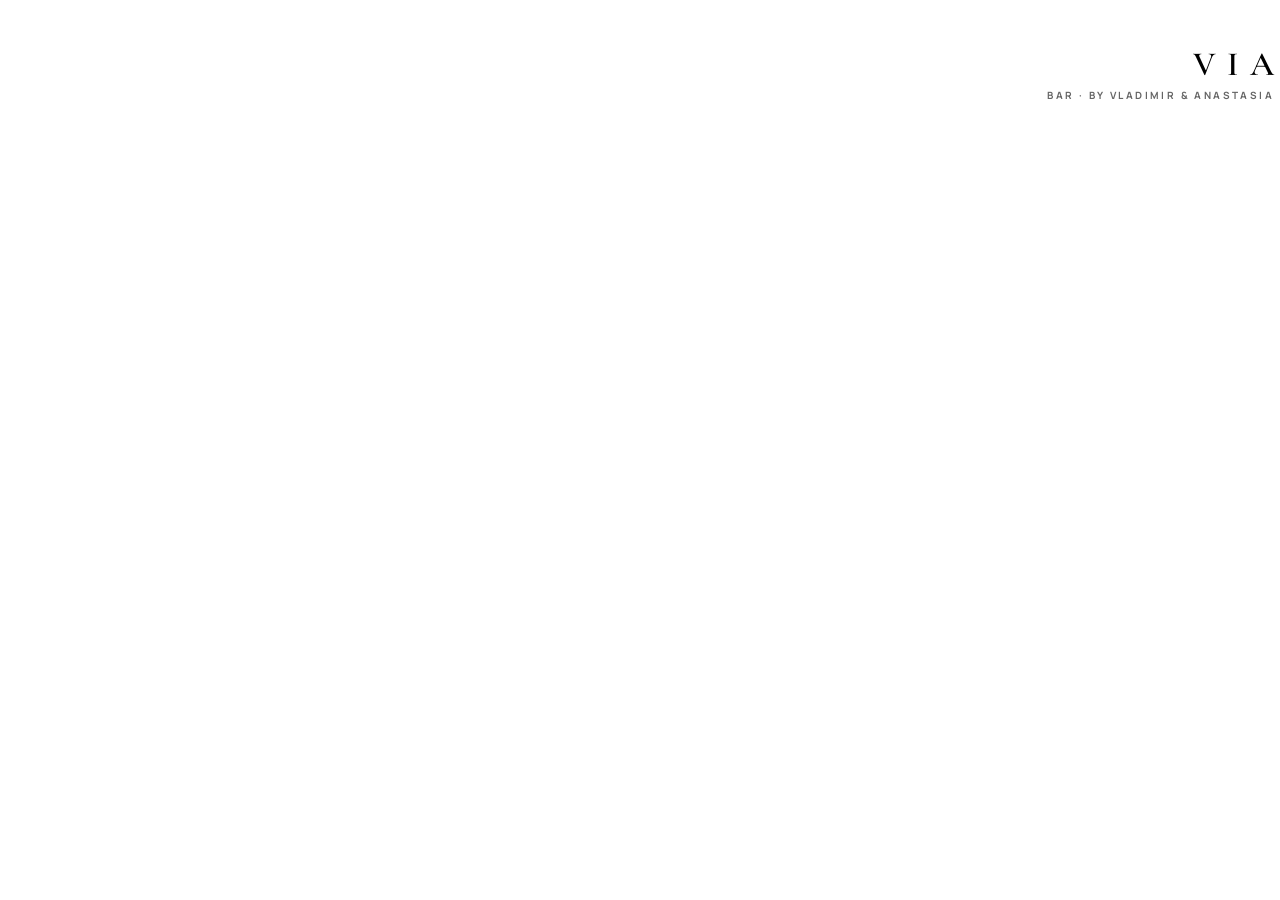
<file: design/redesign-v4/board.html>
<!doctype html><html lang="ru"><head><meta charset="utf-8"><title>VIA — доска</title>
<link rel="stylesheet" href="fonts/cormorant-garamond/600.css">
<link rel="stylesheet" href="fonts/cormorant-garamond/500-italic.css">
<link rel="stylesheet" href="fonts/manrope/500.css">
<link rel="stylesheet" href="fonts/manrope/700.css">
<style>
*{margin:0;padding:0;box-sizing:border-box}
body{width:1318px;padding:48px 44px 44px;font-family:Manrope,sans-serif}
body.l{background:radial-gradient(90% 30% at 50% 0%,#FFFBF5,#F3EADF 70%);color:#2A0E16}
body.d{background:radial-gradient(90% 30% at 50% 0%,#4A1424,#16070C 70%);color:#F6ECDF}
.top{display:flex;align-items:flex-end;justify-content:space-between;gap:30px}
h1{font:600 64px/1 "Cormorant Garamond"}
body.l h1 em{color:#6E1A2B}body.d h1 em{color:#E3C380}
h1 em{font-style:italic;font-weight:500}
.sub{font:500 18px/1.5 Manrope;margin-top:12px;max-width:820px;opacity:.78}
.wm{text-align:right}.wm b{display:block;font:600 34px/1 "Cormorant Garamond";letter-spacing:.32em;margin-right:-.32em}
body.l .wm b{color:#6E1A2B}body.d .wm b{color:#E3C380}
.wm span{display:block;margin-top:8px;font:700 10px/1 Manrope;letter-spacing:.24em;text-transform:uppercase;opacity:.6}
.grid{display:grid;grid-template-columns:repeat(3,390px);gap:44px 30px;margin-top:40px}
figure img{width:390px;height:844px;display:block;border-radius:34px}
body.l figure img{box-shadow:0 0 0 1px rgba(94,26,40,.12),0 30px 60px rgba(84,24,38,.16)}
body.d figure img{box-shadow:0 0 0 1px rgba(227,195,128,.22),0 30px 60px rgba(0,0,0,.55)}
figcaption{margin-top:16px}
figcaption b{display:block;font:600 25px/1.1 "Cormorant Garamond"}
figcaption span{display:block;margin-top:6px;font:500 14.5px/1.5 Manrope;opacity:.72}
</style></head><body>
<div class="top"><div><h1 id="t"></h1><p class="sub" id="s"></p></div><div class="wm"><b>VIA</b><span>bar · by Vladimir &amp; Anastasia</span></div></div>
<div class="grid" id="g"></div>
<script>
const G=[["g-menu","Меню","Приветствие по имени, поиск, вкладки крепости с золотой чертой, коктейли по два в ряд. «В заказ» под каждым; в заказе — счётчик. Полоса заказа над вкладками."],
 ["g-card","Карточка коктейля","Фото во весь верх, шторка цвета страницы: крепость точками, цена, описание, состав чипами. Внизу количество и «Добавить»."],
 ["g-order","Заказ","Позиции со счётчиками, итог, «Отправить заказ». Текущий заказ — вертикальный маршрут «Заказан → Принят → Выдан», прошлые — строками со статусом."],
 ["g-auth","Вход и регистрация","Появляется при первой отправке заказа: «Войти» или «Зарегистрироваться», имя, телефон, PIN — и заказ уходит сразу."],
 ["g-profile","Карта гостя","Бордовая карта с золотой гильоширной сеткой: имя, коктейли и сумма за визит, любимый коктейль. Повтор последнего заказа, история, оценки, выход."],
 ["style","Логотип, палитра, шрифты","Логотип без чёрного круга — линии в цвет темы: бордо днём, золото вечером. Cormorant Garamond для названий, Manrope для текста и кнопок."]];
const B=[["b-orders","Заказы","Карточка на каждого гостя: номер, время, телефон, маршрут, состав. «Принять» и «Отклонить» рядом, у принятых — «Выдать». Вкладки «Гости / Стойка»."],
 ["b-recipes","Рецепты","Книга бара с поиском и вкладками крепости. Цена в строке названия, «Не хватает…» прямо в строке. Заказ за стойкой — плашка над вкладками."],
 ["b-stock","Склад","«Пора докупить» со статусами «Мало / Нет». «В шкафу» — остаток, число бутылок, средняя цена и полоска уровня."],
 ["b-shop","Закупки","Период, сумма за период, покупки по дням: бренд, магазин, цена и цена за мл или грамм."],
 ["b-shift","Статистика и смена","Текущая смена: заказы, коктейли, выручка и «Закрыть смену». Ниже все смены. Прошлые смены на макете — пример."],
 ["b-more","Ещё","Разделы бара и гостей, уведомления с переключателем, безопасность: смена кода, выход здесь или везде."]];
const P={gl:["Гость · <em>день</em>","Светлая тема — слоновая кость, бордо и золото. Фото коктейлей — снимки в бордовом баре, чёткие карточки со скруглёнными углами.",G,"l"],
 gd:["Гость · <em>вечер</em>","Та же разметка в тёмной теме: глубокое бордо, золотые кнопки, те же карточки фото. Тема переключается сама — по настройке телефона.",G,"d"],
 bd:["Бармен · <em>вечер</em>","Панель бармена в вечерней теме: компоновка строже, крупные кнопки действий, статусы цветом.",B,"d"],
 bl:["Бармен · <em>день</em>","Панель бармена в дневной теме — для закупок и учёта при свете.",B,"l"]};
const k=new URLSearchParams(location.search).get("b"),[t,s,list,th]=P[k];
document.body.className=th;document.getElementById("t").innerHTML=t;document.getElementById("s").textContent=s;
document.getElementById("g").innerHTML=list.map(([id,h,d])=>`<figure><img src="shots/${id}-${th}.png"><figcaption><b>${h}</b><span>${d}</span></figcaption></figure>`).join("");
</script></body></html>
</file>
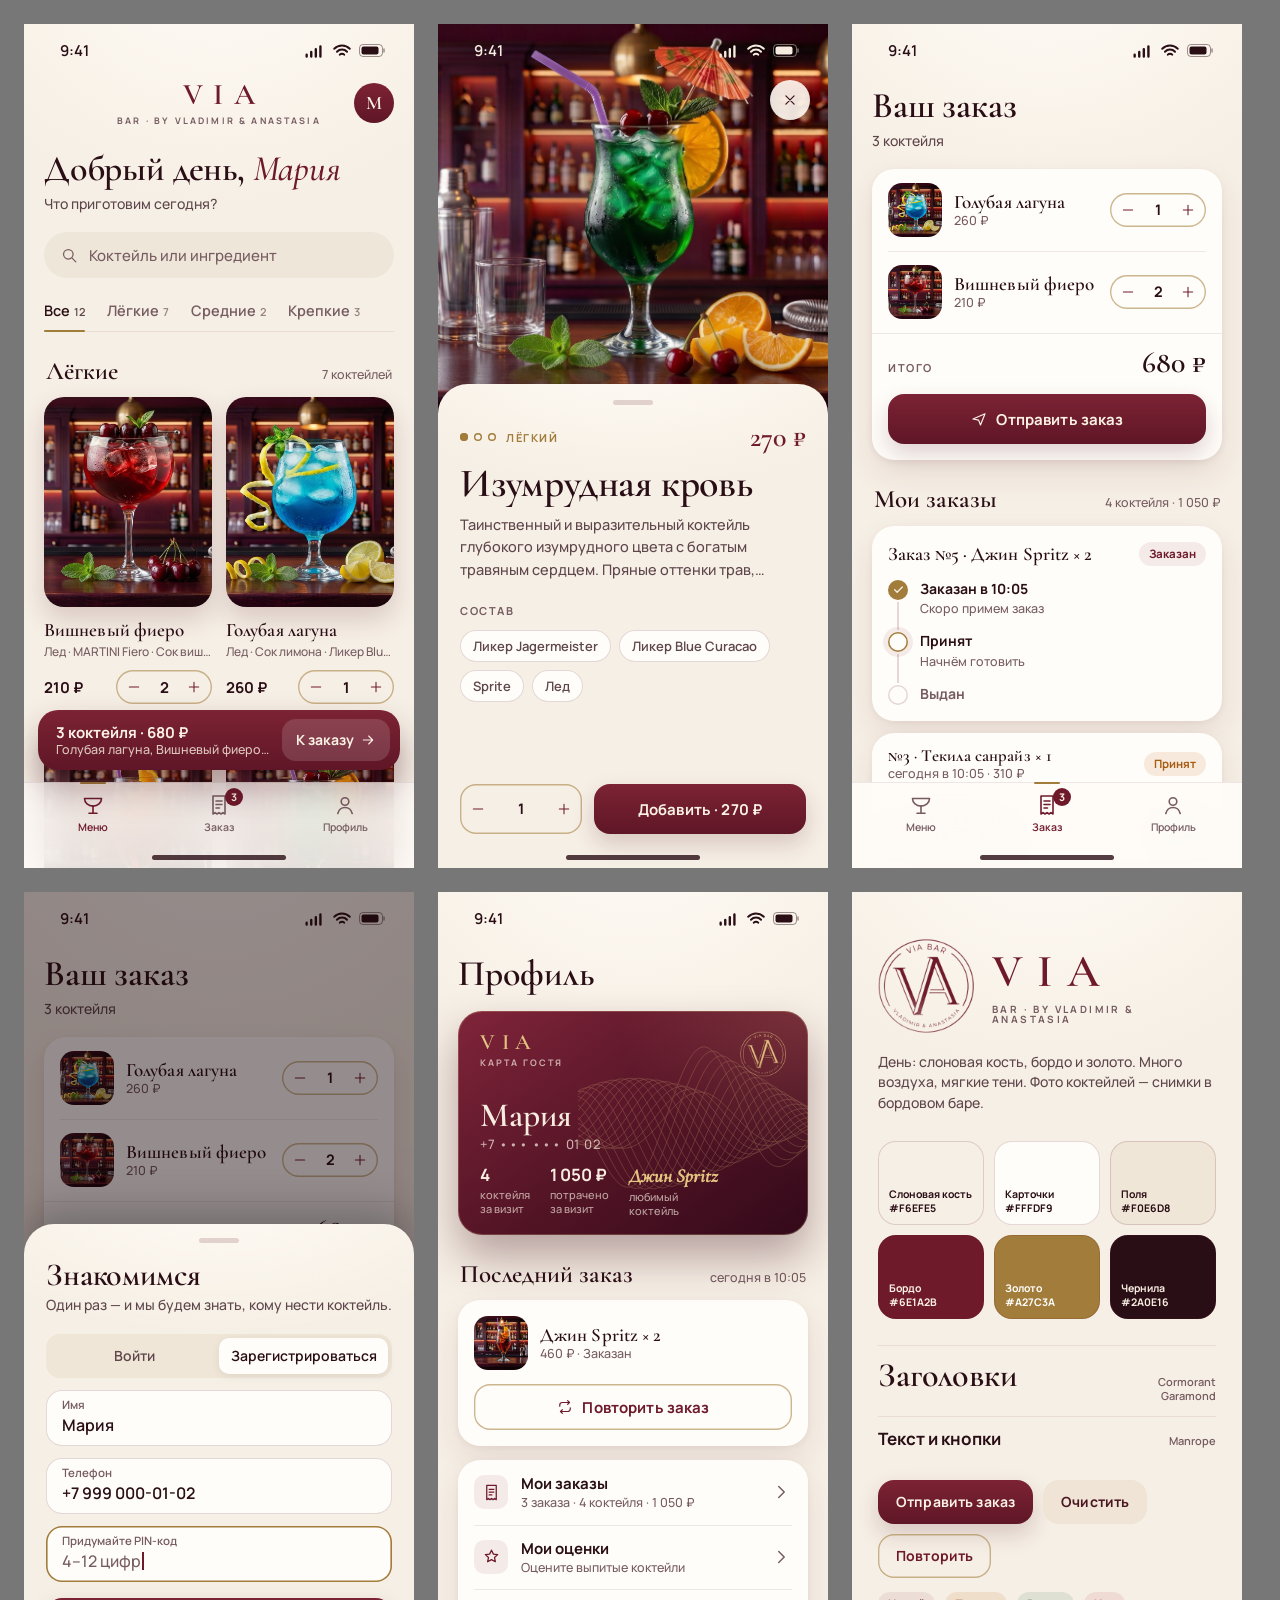
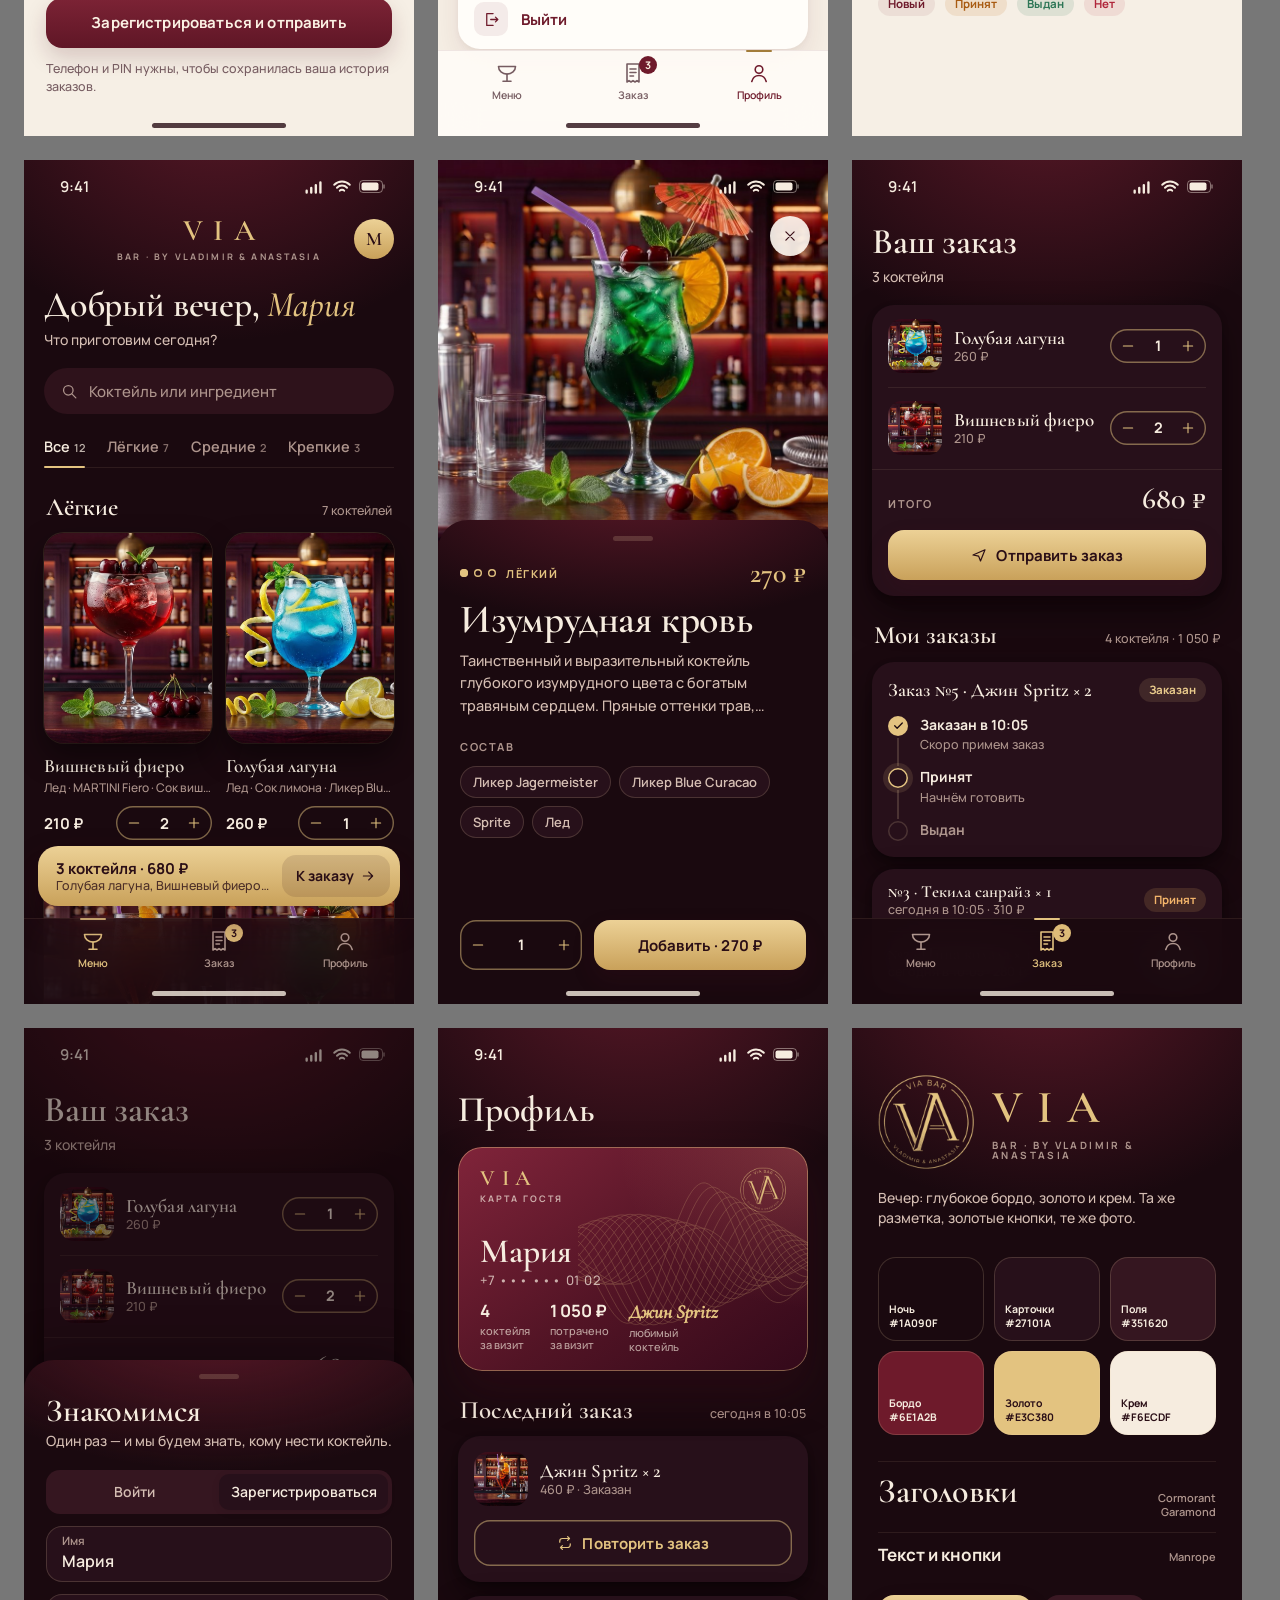
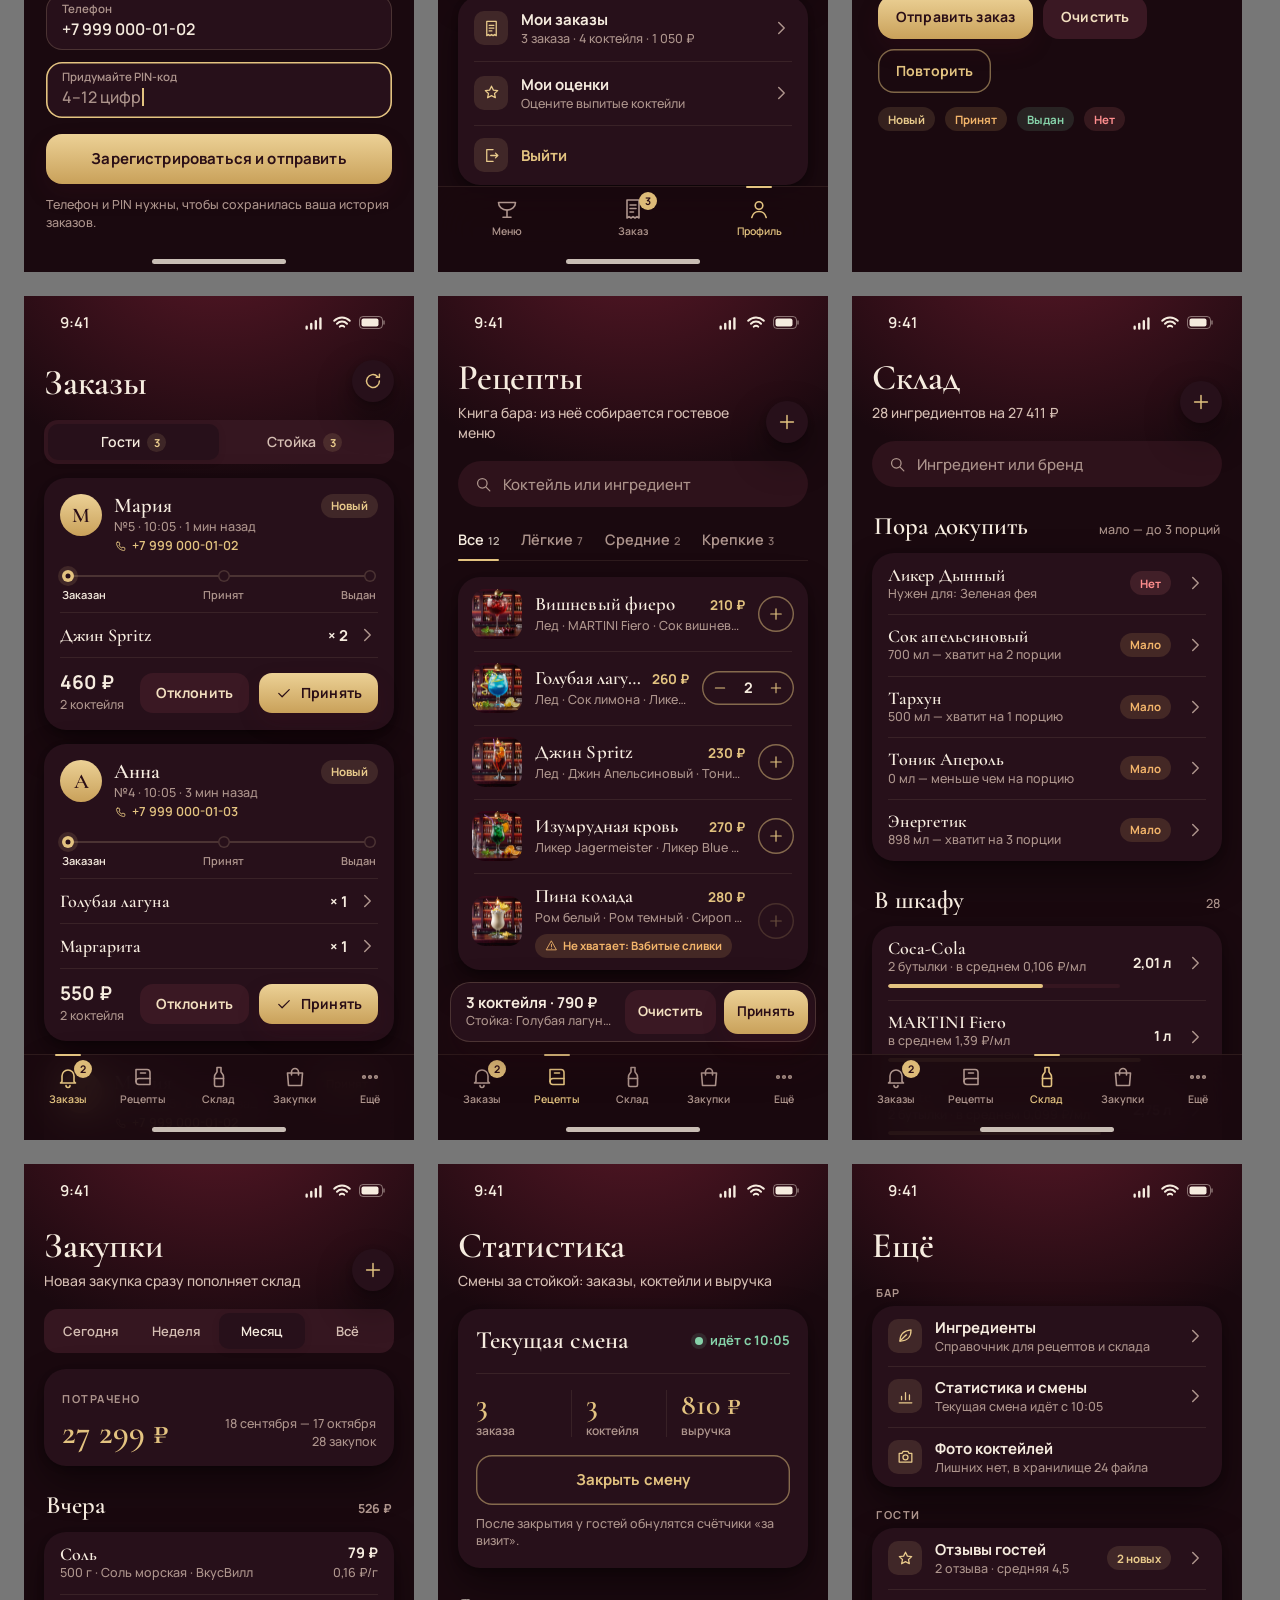
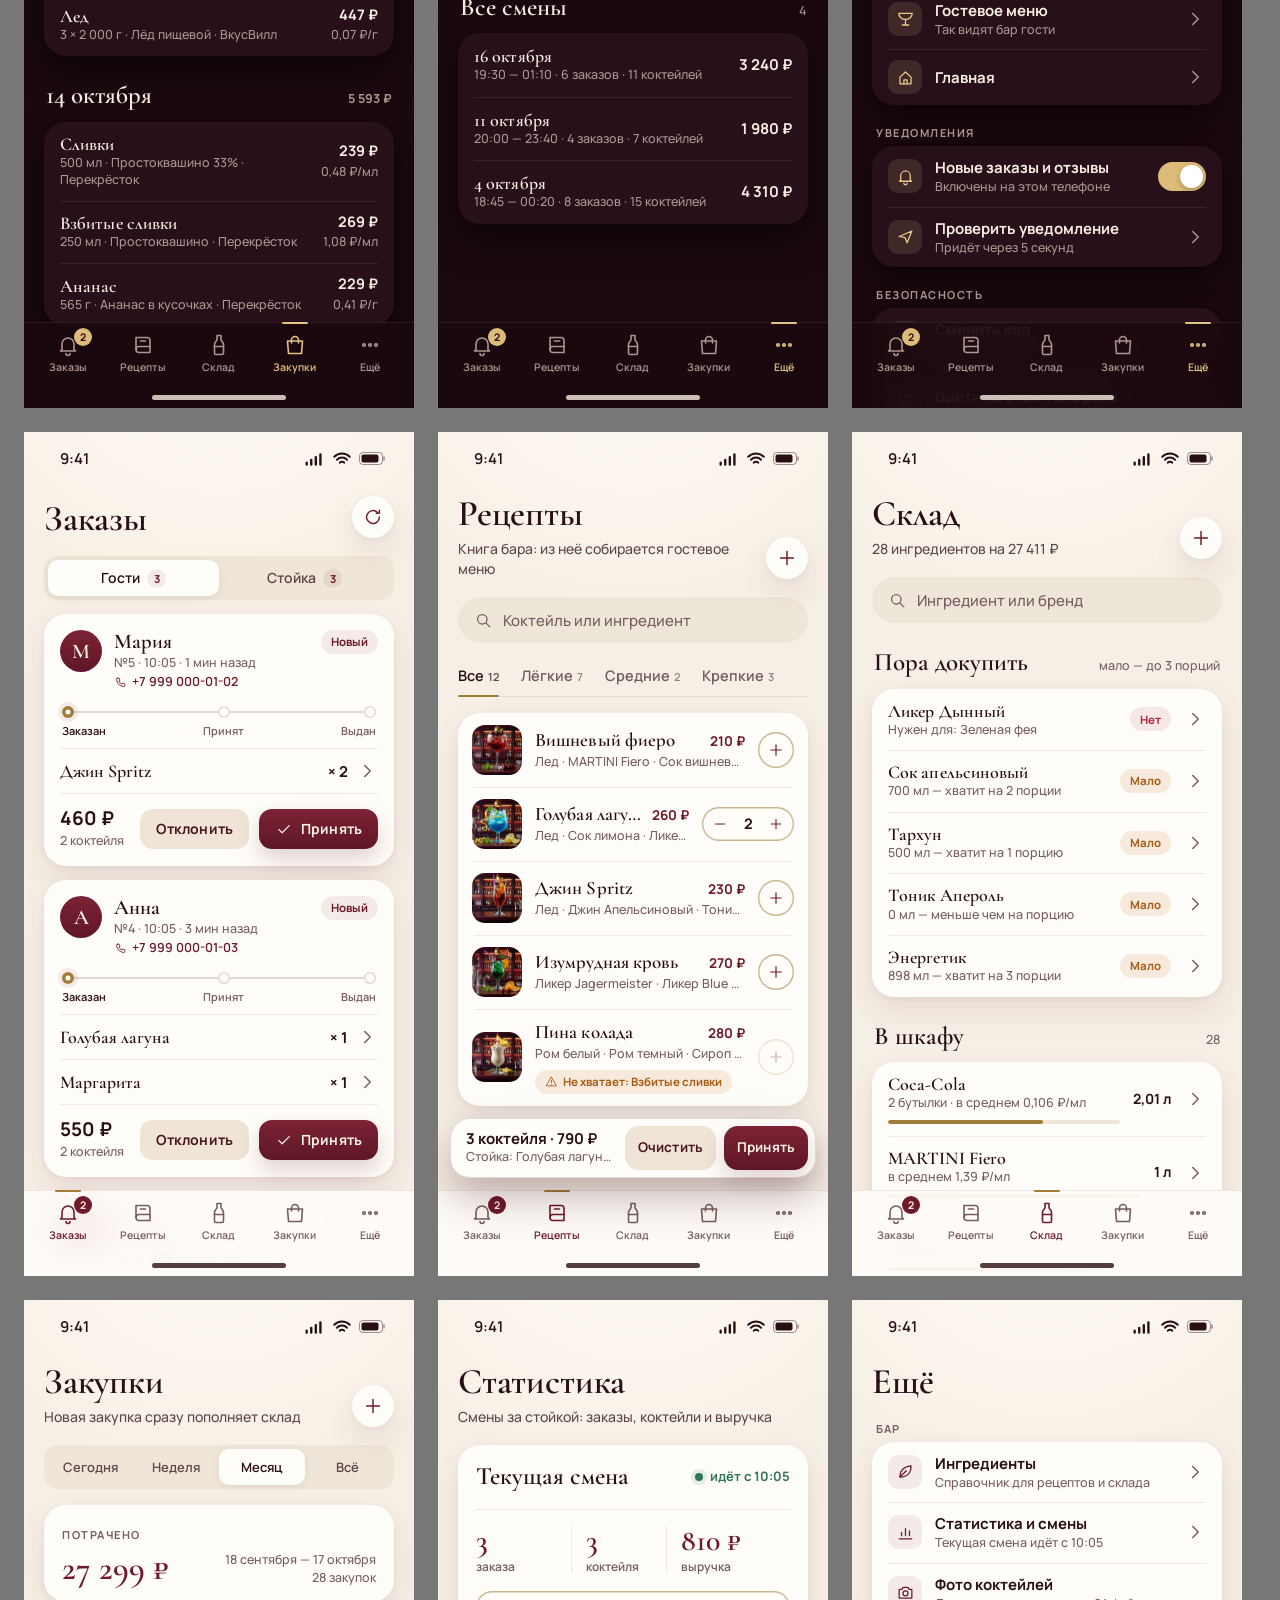
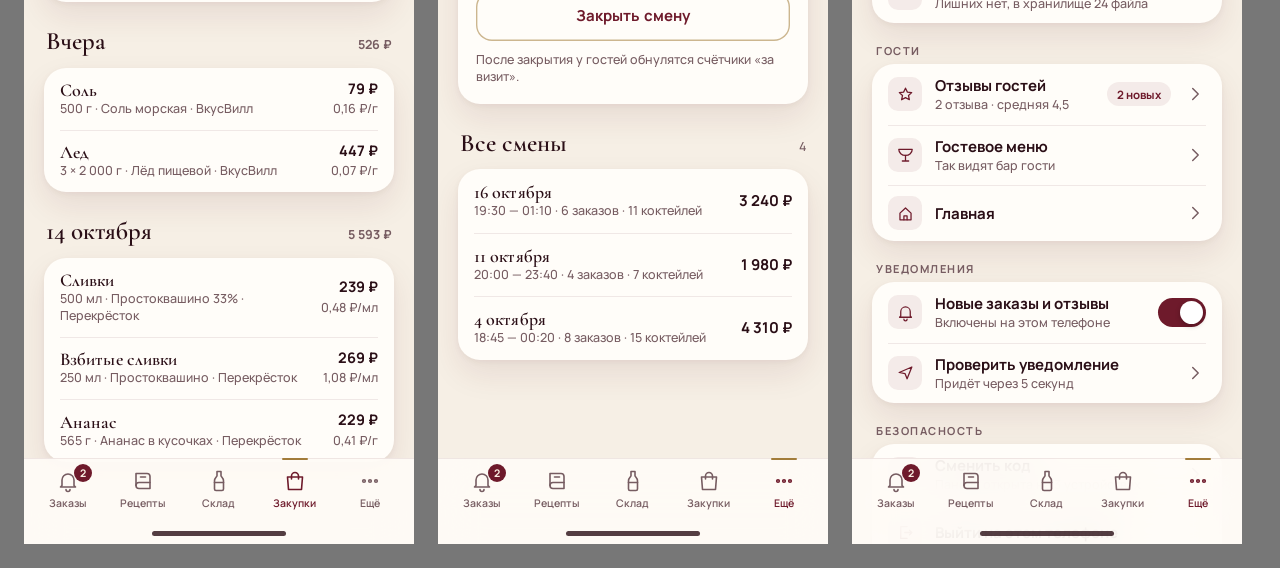
<file: design/redesign-v4/page.html>
<!doctype html>
<html lang="ru">
<head>
<meta charset="utf-8">
<title>VIA — слоновая кость и бордо</title>
<link rel="stylesheet" href="fonts/cormorant-garamond/500.css">
<link rel="stylesheet" href="fonts/cormorant-garamond/600.css">
<link rel="stylesheet" href="fonts/cormorant-garamond/500-italic.css">
<link rel="stylesheet" href="fonts/manrope/400.css">
<link rel="stylesheet" href="fonts/manrope/500.css">
<link rel="stylesheet" href="fonts/manrope/600.css">
<link rel="stylesheet" href="fonts/manrope/700.css">
<style>
/* «Слоновая кость и бордо»: лёгкий премиальный бар. Одна разметка — две темы:
   день (слоновая кость, бордо, золото) и вечер (бордо, золото, крем). */
.t-light{
  --bg:#F6EFE5;--paint:radial-gradient(120% 46% at 50% -8%,#FFFBF5 0,rgba(255,251,245,0) 64%);
  --surface:#FFFDF9;--surface-2:#F0E6D8;--surface-3:#E5D6C3;
  --line:rgba(94,26,40,.09);--line-2:rgba(94,26,40,.17);
  --ink:#2A0E16;--ink-2:#5E464B;--ink-3:#765C61;
  --accent:#6E1A2B;--gold:#A27C3A;--gold-line:rgba(162,124,58,.55);
  --btn:linear-gradient(180deg,#7C2335,#5F1626);--btn-ink:#FBF2E4;--btn-solid:#6E1A2B;
  --btn2:#EFE4D5;--btn2-ink:#4A1622;
  --tint:rgba(110,26,43,.08);--tint-ink:#6E1A2B;
  --ok:#2E7656;--ok-tint:rgba(46,118,86,.12);--warn:#A85B12;--warn-tint:rgba(190,110,30,.13);--danger:#B0263A;--danger-tint:rgba(176,38,58,.1);
  --shadow:0 14px 32px rgba(84,24,38,.09),0 2px 6px rgba(84,24,38,.05);
  --photo-shadow:0 12px 26px rgba(84,24,38,.16);
  --bar:rgba(255,252,247,.88);--field:#EFE6DA;
  --card-glow:rgba(110,26,43,.0);
  color-scheme:light;
}
.t-dark{
  --bg:#1A090F;--paint:radial-gradient(120% 46% at 50% -8%,rgba(128,33,54,.62) 0,rgba(128,33,54,0) 64%);
  --surface:#27101A;--surface-2:#351620;--surface-3:#45202B;
  --line:rgba(236,210,165,.09);--line-2:rgba(236,210,165,.18);
  --ink:#F6ECDF;--ink-2:#D5BEB3;--ink-3:#AE958D;
  --accent:#E3C380;--gold:#E3C380;--gold-line:rgba(227,195,128,.5);
  --btn:linear-gradient(180deg,#ECD196,#C9A15A);--btn-ink:#2A0E16;--btn-solid:#DDBB78;
  --btn2:#3A1823;--btn2-ink:#F2DFC0;
  --tint:rgba(227,195,128,.13);--tint-ink:#E9CB8C;
  --ok:#86D2A9;--ok-tint:rgba(134,210,169,.13);--warn:#F2B46A;--warn-tint:rgba(242,180,106,.14);--danger:#FF8E8E;--danger-tint:rgba(255,142,142,.12);
  --shadow:0 16px 36px rgba(0,0,0,.42),0 2px 6px rgba(0,0,0,.25);
  --photo-shadow:none;
  --bar:rgba(26,9,15,.86);--field:#2E121B;
  color-scheme:dark;
}
*{box-sizing:border-box;margin:0;padding:0}
body{background:#777;padding:24px;display:flex;flex-wrap:wrap;gap:24px;font-family:Manrope,sans-serif}
.screen{position:relative;width:390px;height:844px;overflow:hidden;flex:none;background:var(--paint),var(--bg);color:var(--ink);font:500 15px/1.4 Manrope,sans-serif;font-variant-numeric:lining-nums tabular-nums;-webkit-font-smoothing:antialiased}
.screen ::selection{background:var(--accent);color:var(--bg)}
.scroll{position:absolute;inset:0;padding:0 20px}
svg.i{width:22px;height:22px;fill:none;stroke:currentColor;stroke-width:1.6;stroke-linecap:round;stroke-linejoin:round;flex:none}

/* Статус-бар, полоса «домой» */
.sb{position:absolute;top:0;left:0;right:0;height:47px;display:flex;align-items:center;justify-content:space-between;padding:6px 28px 0 36px;font:600 15px/1 Manrope;color:var(--ink);z-index:40}
.sb .r{display:flex;gap:6px;align-items:center}
.home{position:absolute;bottom:8px;left:50%;width:134px;height:5px;margin-left:-67px;border-radius:3px;background:var(--ink);opacity:.8;z-index:60}

/* Типографика */
.serif{font-family:"Cormorant Garamond",serif}
.h1{font:600 36px/1.02 "Cormorant Garamond",serif;letter-spacing:-.005em}
.h2{font:600 25px/1.1 "Cormorant Garamond",serif}
.nm{font:600 19px/1.12 "Cormorant Garamond",serif;letter-spacing:.005em}
.sub{font:500 14px/1.45 Manrope;color:var(--ink-2)}
.sm{font:500 12.5px/1.4 Manrope;color:var(--ink-3)}
.lbl{font:700 11px/1 Manrope;letter-spacing:.14em;text-transform:uppercase;color:var(--ink-3)}
.num{font-weight:700}
.acc{color:var(--accent)}

/* Шапка страницы */
.head{display:flex;align-items:flex-end;justify-content:space-between;padding-top:64px;gap:12px}
.head .sub{margin-top:6px}
.rbtn{width:42px;height:42px;border-radius:50%;display:grid;place-items:center;background:var(--surface);box-shadow:var(--shadow);color:var(--accent);flex:none}

/* Поиск, вкладки, переключатель */
.search{display:flex;align-items:center;gap:10px;height:46px;border-radius:23px;background:var(--field);padding:0 16px;color:var(--ink-3);font:500 15px/1 Manrope;margin-top:18px}
.search svg{width:19px;height:19px}
.tabs{display:flex;gap:22px;margin-top:16px;border-bottom:1px solid var(--line);white-space:nowrap}
.tabs span{position:relative;padding:10px 0 12px;font:600 14.5px/1 Manrope;color:var(--ink-3)}
.tabs span small{font:600 11px/1 Manrope;margin-left:4px;opacity:.75}
.tabs span.on{color:var(--ink)}
.tabs span.on::after{content:"";position:absolute;left:0;right:0;bottom:-1px;height:2px;border-radius:2px;background:var(--gold)}
.seg{display:flex;padding:4px;border-radius:14px;background:var(--surface-2);margin-top:18px}
.seg span{flex:1;height:36px;border-radius:10px;display:flex;align-items:center;justify-content:center;gap:7px;font:600 14px/1 Manrope;color:var(--ink-2)}
.seg span.on{background:var(--surface);color:var(--ink);box-shadow:0 2px 8px rgba(0,0,0,.08)}
.seg span i{font:700 11px/19px Manrope;font-style:normal;min-width:19px;height:19px;border-radius:10px;padding:0 5px;background:var(--tint);color:var(--tint-ink);text-align:center}

/* Карточки и списки */
/* flow-root: внутренние отступы детей остаются внутри карточки, а не «вытекают» наружу */
.card{display:flow-root;background:var(--surface);border-radius:22px;box-shadow:var(--shadow)}
.sec{display:flex;align-items:baseline;justify-content:space-between;margin:26px 2px 12px}
.rows>.row{display:flex;align-items:center;gap:13px;padding:13px 16px;position:relative}
.rows>.row+.row::before{content:"";position:absolute;top:0;left:16px;right:16px;height:1px;background:var(--line)}
.rows>.row .body{flex:1;min-width:0}
.chev{width:17px;height:17px;color:var(--ink-3)}
.ico{width:34px;height:34px;border-radius:10px;display:grid;place-items:center;background:var(--tint);color:var(--tint-ink);flex:none}
.ico svg{width:19px;height:19px}

/* Кнопки, статусы, счётчик */
.btn{height:50px;border-radius:16px;display:flex;align-items:center;justify-content:center;gap:8px;font:700 15px/1 Manrope;letter-spacing:.01em;background:var(--btn);color:var(--btn-ink);box-shadow:0 10px 22px rgba(80,18,34,.18)}
.btn svg{width:18px;height:18px}
.btn.s{height:40px;border-radius:13px;font-size:14px;padding:0 16px}
.btn-2{background:var(--btn2);color:var(--btn2-ink);box-shadow:none}
.btn-o{background:transparent;color:var(--accent);box-shadow:inset 0 0 0 1.4px var(--gold-line)}
.pill{display:inline-flex;align-items:center;gap:5px;height:24px;padding:0 10px;border-radius:12px;font:700 11.5px/1 Manrope;white-space:nowrap}
.p-new{background:var(--tint);color:var(--tint-ink)}
.p-ok{background:var(--ok-tint);color:var(--ok)}
.p-warn{background:var(--warn-tint);color:var(--warn)}
.p-out{background:var(--danger-tint);color:var(--danger)}
.stp{display:inline-flex;align-items:center;justify-content:space-between;height:34px;width:96px;border-radius:17px;box-shadow:inset 0 0 0 1.4px var(--gold-line);color:var(--accent);padding:0 4px;font:700 14.5px/1 Manrope}
.stp b{color:var(--ink);font-weight:700}
.stp svg{width:16px;height:16px;margin:0 6px}

/* Нижняя панель и полоса заказа */
.tabbar{position:absolute;left:0;right:0;bottom:0;height:86px;background:var(--bar);-webkit-backdrop-filter:blur(20px);backdrop-filter:blur(20px);box-shadow:inset 0 1px 0 var(--line);display:flex;padding:0 6px;z-index:30}
.tabbar .t{position:relative;flex:1;display:flex;flex-direction:column;align-items:center;gap:5px;padding-top:11px;font:600 10.5px/1 Manrope;color:var(--ink-3)}
.tabbar .t.on{color:var(--accent)}
.tabbar .t.on::before{content:"";position:absolute;top:0;width:26px;height:2px;border-radius:2px;background:var(--gold)}
.tabbar .t svg{width:24px;height:24px}
.badge{position:absolute;top:6px;left:50%;margin-left:6px;min-width:18px;height:18px;border-radius:9px;padding:0 5px;background:var(--btn-solid);color:var(--btn-ink);font:700 10.5px/18px Manrope;text-align:center}
.cartbar{position:absolute;left:14px;right:14px;bottom:98px;height:60px;border-radius:20px;background:var(--btn);color:var(--btn-ink);display:flex;align-items:center;gap:12px;padding:0 10px 0 18px;box-shadow:0 18px 34px rgba(60,12,24,.32);z-index:31}
.cartbar .q{font:700 15px/1.2 Manrope}
.cartbar .q{flex:1;min-width:0}
.cartbar .q small{display:block;font:500 12.5px/1.2 Manrope;opacity:.8;white-space:nowrap;overflow:hidden;text-overflow:ellipsis}
.cartbar .go{flex:none;white-space:nowrap;margin-left:auto;height:42px;border-radius:14px;padding:0 14px;display:flex;align-items:center;gap:6px;font:700 14px/1 Manrope;background:rgba(255,255,255,.14)}
.t-dark .cartbar .go{background:rgba(42,14,22,.12)}
.cartbar .go svg{width:16px;height:16px}

/* Фото */
/* Фото коктейля — снимок в бордовом баре; в обеих темах чёткая карточка со скруглёнными углами. */
.ph{position:relative;border-radius:20px;overflow:hidden}
.ph img{width:100%;height:100%;object-fit:cover;display:block}
.t-light .ph{box-shadow:0 12px 26px rgba(84,24,38,.18)}
.t-dark .ph{box-shadow:0 14px 30px rgba(0,0,0,.45),0 0 0 1px rgba(227,195,128,.14)}
.th{width:54px;height:54px;border-radius:14px;overflow:hidden;flex:none;background:#2A0A14}
.th img{width:100%;height:100%;object-fit:cover;display:block}
</style>
</head>
<body>
<svg width="0" height="0" style="position:absolute"><defs>
  <symbol id="coupe" viewBox="0 0 24 24"><path d="M3.5 5.5h17c0 4.4-3.8 7.6-8.5 7.6S3.5 9.9 3.5 5.5z"/><path d="M12 13.1V20M8 20.2h8"/></symbol>
  <symbol id="chit" viewBox="0 0 24 24"><path d="M6 3h12v18l-2-1.4-2 1.4-2-1.4-2 1.4-2-1.4L6 21z"/><path d="M9 8h6M9 11.5h6M9 15h3.5"/></symbol>
  <symbol id="person" viewBox="0 0 24 24"><circle cx="12" cy="8.5" r="3.8"/><path d="M4.8 20.5c1-3.9 3.8-6 7.2-6s6.2 2.1 7.2 6"/></symbol>
  <symbol id="bell" viewBox="0 0 24 24"><path d="M6 16.5V11a6 6 0 0 1 12 0v5.5l1.5 1.5h-15z"/><path d="M10 20.5a2 2 0 0 0 4 0"/></symbol>
  <symbol id="book" viewBox="0 0 24 24"><path d="M5 4.5h11a3 3 0 0 1 3 3v12H8a3 3 0 0 1-3-3z"/><path d="M5 16.5a3 3 0 0 1 3-3h11"/><path d="M9.5 8h5"/></symbol>
  <symbol id="bottle" viewBox="0 0 24 24"><path d="M10 2.5h4v4.2c0 1 2.5 2.2 2.5 5v8.3a1.5 1.5 0 0 1-1.5 1.5H9a1.5 1.5 0 0 1-1.5-1.5v-8.3c0-2.8 2.5-4 2.5-5z"/><path d="M7.5 13.5h9"/></symbol>
  <symbol id="bag" viewBox="0 0 24 24"><path d="M4.5 8h15l-1 12.5h-13z"/><path d="M8.5 10V7a3.5 3.5 0 0 1 7 0v3"/></symbol>
  <symbol id="more" viewBox="0 0 24 24"><circle cx="6" cy="12" r="1.3"/><circle cx="12" cy="12" r="1.3"/><circle cx="18" cy="12" r="1.3"/></symbol>
  <symbol id="search" viewBox="0 0 24 24"><circle cx="10.5" cy="10.5" r="6"/><path d="M15 15l5 5"/></symbol>
  <symbol id="plus" viewBox="0 0 24 24"><path d="M12 5v14M5 12h14"/></symbol>
  <symbol id="minus" viewBox="0 0 24 24"><path d="M5 12h14"/></symbol>
  <symbol id="chev" viewBox="0 0 24 24"><path d="M9.5 6l6 6-6 6"/></symbol>
  <symbol id="close" viewBox="0 0 24 24"><path d="M6.5 6.5l11 11M17.5 6.5l-11 11"/></symbol>
  <symbol id="check" viewBox="0 0 24 24"><path d="M5 12.5l4.5 4.5L19 7.5"/></symbol>
  <symbol id="refresh" viewBox="0 0 24 24"><path d="M19 12a7 7 0 1 1-2.1-5"/><path d="M19 4.5V8h-3.5"/></symbol>
  <symbol id="repeat" viewBox="0 0 24 24"><path d="M5 11V9.5A3.5 3.5 0 0 1 8.5 6H18"/><path d="M15.5 3.5L18 6l-2.5 2.5"/><path d="M19 13v1.5a3.5 3.5 0 0 1-3.5 3.5H6"/><path d="M8.5 20.5L6 18l2.5-2.5"/></symbol>
  <symbol id="warn" viewBox="0 0 24 24"><path d="M12 4l9 16H3z"/><path d="M12 10v4.5M12 17.2v.1"/></symbol>
  <symbol id="leaf" viewBox="0 0 24 24"><path d="M5 19c0-8 5-13 14-14 0 9-5 14-13 14z"/><path d="M5 19l8-8"/></symbol>
  <symbol id="chart" viewBox="0 0 24 24"><path d="M4 20h16M7 16v-4M12 16V7M17 16v-6"/></symbol>
  <symbol id="camera" viewBox="0 0 24 24"><path d="M4 8h3.5L9 5.5h6L16.5 8H20v11H4z"/><circle cx="12" cy="13" r="3.2"/></symbol>
  <symbol id="star" viewBox="0 0 24 24"><path d="M12 4l2.4 5 5.4.6-4 3.7 1.1 5.3L12 15.9l-4.9 2.7 1.1-5.3-4-3.7 5.4-.6z"/></symbol>
  <symbol id="home" viewBox="0 0 24 24"><path d="M5 20v-8.5L12 5l7 6.5V20z"/><path d="M10 20v-5h4v5"/></symbol>
  <symbol id="lock" viewBox="0 0 24 24"><path d="M6 11h12v9H6z"/><path d="M8.5 11V8a3.5 3.5 0 0 1 7 0v3"/></symbol>
  <symbol id="logout" viewBox="0 0 24 24"><path d="M14 4.5H6v15h8"/><path d="M11 12h9M17 9l3 3-3 3"/></symbol>
  <symbol id="send" viewBox="0 0 24 24"><path d="M4 12l16-7-6 15-2.5-6.5z"/></symbol>
  <symbol id="clock" viewBox="0 0 24 24"><circle cx="12" cy="12" r="8"/><path d="M12 8v4.5l3 1.8"/></symbol>
  <symbol id="phone" viewBox="0 0 24 24"><path d="M6.5 4h3l1.5 4-2 1.3a10 10 0 0 0 5.7 5.7l1.3-2 4 1.5v3a2 2 0 0 1-2.2 2A16 16 0 0 1 4.5 6.2 2 2 0 0 1 6.5 4z"/></symbol>
  <symbol id="arrow" viewBox="0 0 24 24"><path d="M5 12h14M13 6l6 6-6 6"/></symbol>
  <symbol id="sig" viewBox="0 0 24 24"><path d="M4 18v-2M9 18v-5M14 18v-8M19 18V7" stroke-width="2.6"/></symbol>
  <symbol id="wifi" viewBox="0 0 24 24"><path d="M3.5 9.5a12 12 0 0 1 17 0M6.5 12.8a7.6 7.6 0 0 1 11 0M9.6 16a3.2 3.2 0 0 1 4.8 0" stroke-width="2.1"/></symbol>
</defs></svg>
<div id="root"></div>
<script src="data.js"></script>
<script src="screens.js"></script>
</body>
</html>
</file>
<file: design/redesign-v4/fonts/cormorant-garamond/600.css>
/* cormorant-garamond-cyrillic-ext-600-normal */
@font-face {
  font-family: 'Cormorant Garamond';
  font-style: normal;
  font-display: swap;
  font-weight: 600;
  src: url(./files/cormorant-garamond-cyrillic-ext-600-normal.woff2) format('woff2');
  unicode-range: U+0460-052F,U+1C80-1C8A,U+20B4,U+2DE0-2DFF,U+A640-A69F,U+FE2E-FE2F;
}

/* cormorant-garamond-cyrillic-600-normal */
@font-face {
  font-family: 'Cormorant Garamond';
  font-style: normal;
  font-display: swap;
  font-weight: 600;
  src: url(./files/cormorant-garamond-cyrillic-600-normal.woff2) format('woff2');
  unicode-range: U+0301,U+0400-045F,U+0490-0491,U+04B0-04B1,U+2116;
}

/* cormorant-garamond-vietnamese-600-normal */
@font-face {
  font-family: 'Cormorant Garamond';
  font-style: normal;
  font-display: swap;
  font-weight: 600;
  src: url(./files/cormorant-garamond-vietnamese-600-normal.woff2) format('woff2');
  unicode-range: U+0102-0103,U+0110-0111,U+0128-0129,U+0168-0169,U+01A0-01A1,U+01AF-01B0,U+0300-0301,U+0303-0304,U+0308-0309,U+0323,U+0329,U+1EA0-1EF9,U+20AB;
}

/* cormorant-garamond-latin-ext-600-normal */
@font-face {
  font-family: 'Cormorant Garamond';
  font-style: normal;
  font-display: swap;
  font-weight: 600;
  src: url(./files/cormorant-garamond-latin-ext-600-normal.woff2) format('woff2');
  unicode-range: U+0100-02BA,U+02BD-02C5,U+02C7-02CC,U+02CE-02D7,U+02DD-02FF,U+0304,U+0308,U+0329,U+1D00-1DBF,U+1E00-1E9F,U+1EF2-1EFF,U+2020,U+20A0-20AB,U+20AD-20C0,U+2113,U+2C60-2C7F,U+A720-A7FF;
}

/* cormorant-garamond-latin-600-normal */
@font-face {
  font-family: 'Cormorant Garamond';
  font-style: normal;
  font-display: swap;
  font-weight: 600;
  src: url(./files/cormorant-garamond-latin-600-normal.woff2) format('woff2');
  unicode-range: U+0000-00FF,U+0131,U+0152-0153,U+02BB-02BC,U+02C6,U+02DA,U+02DC,U+0304,U+0308,U+0329,U+2000-206F,U+20AC,U+2122,U+2191,U+2193,U+2212,U+2215,U+FEFF,U+FFFD;
}
</file>
<file: design/redesign-v4/fonts/cormorant-garamond/500-italic.css>
/* cormorant-garamond-cyrillic-ext-500-italic */
@font-face {
  font-family: 'Cormorant Garamond';
  font-style: italic;
  font-display: swap;
  font-weight: 500;
  src: url(./files/cormorant-garamond-cyrillic-ext-500-italic.woff2) format('woff2');
  unicode-range: U+0460-052F,U+1C80-1C8A,U+20B4,U+2DE0-2DFF,U+A640-A69F,U+FE2E-FE2F;
}

/* cormorant-garamond-cyrillic-500-italic */
@font-face {
  font-family: 'Cormorant Garamond';
  font-style: italic;
  font-display: swap;
  font-weight: 500;
  src: url(./files/cormorant-garamond-cyrillic-500-italic.woff2) format('woff2');
  unicode-range: U+0301,U+0400-045F,U+0490-0491,U+04B0-04B1,U+2116;
}

/* cormorant-garamond-vietnamese-500-italic */
@font-face {
  font-family: 'Cormorant Garamond';
  font-style: italic;
  font-display: swap;
  font-weight: 500;
  src: url(./files/cormorant-garamond-vietnamese-500-italic.woff2) format('woff2');
  unicode-range: U+0102-0103,U+0110-0111,U+0128-0129,U+0168-0169,U+01A0-01A1,U+01AF-01B0,U+0300-0301,U+0303-0304,U+0308-0309,U+0323,U+0329,U+1EA0-1EF9,U+20AB;
}

/* cormorant-garamond-latin-ext-500-italic */
@font-face {
  font-family: 'Cormorant Garamond';
  font-style: italic;
  font-display: swap;
  font-weight: 500;
  src: url(./files/cormorant-garamond-latin-ext-500-italic.woff2) format('woff2');
  unicode-range: U+0100-02BA,U+02BD-02C5,U+02C7-02CC,U+02CE-02D7,U+02DD-02FF,U+0304,U+0308,U+0329,U+1D00-1DBF,U+1E00-1E9F,U+1EF2-1EFF,U+2020,U+20A0-20AB,U+20AD-20C0,U+2113,U+2C60-2C7F,U+A720-A7FF;
}

/* cormorant-garamond-latin-500-italic */
@font-face {
  font-family: 'Cormorant Garamond';
  font-style: italic;
  font-display: swap;
  font-weight: 500;
  src: url(./files/cormorant-garamond-latin-500-italic.woff2) format('woff2');
  unicode-range: U+0000-00FF,U+0131,U+0152-0153,U+02BB-02BC,U+02C6,U+02DA,U+02DC,U+0304,U+0308,U+0329,U+2000-206F,U+20AC,U+2122,U+2191,U+2193,U+2212,U+2215,U+FEFF,U+FFFD;
}
</file>
<file: design/redesign-v4/fonts/manrope/500.css>
/* manrope-cyrillic-ext-500-normal */
@font-face {
  font-family: 'Manrope';
  font-style: normal;
  font-display: swap;
  font-weight: 500;
  src: url(./files/manrope-cyrillic-ext-500-normal.woff2) format('woff2');
  unicode-range: U+0460-052F,U+1C80-1C8A,U+20B4,U+2DE0-2DFF,U+A640-A69F,U+FE2E-FE2F;
}

/* manrope-cyrillic-500-normal */
@font-face {
  font-family: 'Manrope';
  font-style: normal;
  font-display: swap;
  font-weight: 500;
  src: url(./files/manrope-cyrillic-500-normal.woff2) format('woff2');
  unicode-range: U+0301,U+0400-045F,U+0490-0491,U+04B0-04B1,U+2116;
}

/* manrope-greek-500-normal */
@font-face {
  font-family: 'Manrope';
  font-style: normal;
  font-display: swap;
  font-weight: 500;
  src: url(./files/manrope-greek-500-normal.woff2) format('woff2');
  unicode-range: U+0370-0377,U+037A-037F,U+0384-038A,U+038C,U+038E-03A1,U+03A3-03FF;
}

/* manrope-vietnamese-500-normal */
@font-face {
  font-family: 'Manrope';
  font-style: normal;
  font-display: swap;
  font-weight: 500;
  src: url(./files/manrope-vietnamese-500-normal.woff2) format('woff2');
  unicode-range: U+0102-0103,U+0110-0111,U+0128-0129,U+0168-0169,U+01A0-01A1,U+01AF-01B0,U+0300-0301,U+0303-0304,U+0308-0309,U+0323,U+0329,U+1EA0-1EF9,U+20AB;
}

/* manrope-latin-ext-500-normal */
@font-face {
  font-family: 'Manrope';
  font-style: normal;
  font-display: swap;
  font-weight: 500;
  src: url(./files/manrope-latin-ext-500-normal.woff2) format('woff2');
  unicode-range: U+0100-02BA,U+02BD-02C5,U+02C7-02CC,U+02CE-02D7,U+02DD-02FF,U+0304,U+0308,U+0329,U+1D00-1DBF,U+1E00-1E9F,U+1EF2-1EFF,U+2020,U+20A0-20AB,U+20AD-20C0,U+2113,U+2C60-2C7F,U+A720-A7FF;
}

/* manrope-latin-500-normal */
@font-face {
  font-family: 'Manrope';
  font-style: normal;
  font-display: swap;
  font-weight: 500;
  src: url(./files/manrope-latin-500-normal.woff2) format('woff2');
  unicode-range: U+0000-00FF,U+0131,U+0152-0153,U+02BB-02BC,U+02C6,U+02DA,U+02DC,U+0304,U+0308,U+0329,U+2000-206F,U+20AC,U+2122,U+2191,U+2193,U+2212,U+2215,U+FEFF,U+FFFD;
}
</file>
<file: design/redesign-v4/fonts/manrope/700.css>
/* manrope-cyrillic-ext-700-normal */
@font-face {
  font-family: 'Manrope';
  font-style: normal;
  font-display: swap;
  font-weight: 700;
  src: url(./files/manrope-cyrillic-ext-700-normal.woff2) format('woff2');
  unicode-range: U+0460-052F,U+1C80-1C8A,U+20B4,U+2DE0-2DFF,U+A640-A69F,U+FE2E-FE2F;
}

/* manrope-cyrillic-700-normal */
@font-face {
  font-family: 'Manrope';
  font-style: normal;
  font-display: swap;
  font-weight: 700;
  src: url(./files/manrope-cyrillic-700-normal.woff2) format('woff2');
  unicode-range: U+0301,U+0400-045F,U+0490-0491,U+04B0-04B1,U+2116;
}

/* manrope-greek-700-normal */
@font-face {
  font-family: 'Manrope';
  font-style: normal;
  font-display: swap;
  font-weight: 700;
  src: url(./files/manrope-greek-700-normal.woff2) format('woff2');
  unicode-range: U+0370-0377,U+037A-037F,U+0384-038A,U+038C,U+038E-03A1,U+03A3-03FF;
}

/* manrope-vietnamese-700-normal */
@font-face {
  font-family: 'Manrope';
  font-style: normal;
  font-display: swap;
  font-weight: 700;
  src: url(./files/manrope-vietnamese-700-normal.woff2) format('woff2');
  unicode-range: U+0102-0103,U+0110-0111,U+0128-0129,U+0168-0169,U+01A0-01A1,U+01AF-01B0,U+0300-0301,U+0303-0304,U+0308-0309,U+0323,U+0329,U+1EA0-1EF9,U+20AB;
}

/* manrope-latin-ext-700-normal */
@font-face {
  font-family: 'Manrope';
  font-style: normal;
  font-display: swap;
  font-weight: 700;
  src: url(./files/manrope-latin-ext-700-normal.woff2) format('woff2');
  unicode-range: U+0100-02BA,U+02BD-02C5,U+02C7-02CC,U+02CE-02D7,U+02DD-02FF,U+0304,U+0308,U+0329,U+1D00-1DBF,U+1E00-1E9F,U+1EF2-1EFF,U+2020,U+20A0-20AB,U+20AD-20C0,U+2113,U+2C60-2C7F,U+A720-A7FF;
}

/* manrope-latin-700-normal */
@font-face {
  font-family: 'Manrope';
  font-style: normal;
  font-display: swap;
  font-weight: 700;
  src: url(./files/manrope-latin-700-normal.woff2) format('woff2');
  unicode-range: U+0000-00FF,U+0131,U+0152-0153,U+02BB-02BC,U+02C6,U+02DA,U+02DC,U+0304,U+0308,U+0329,U+2000-206F,U+20AC,U+2122,U+2191,U+2193,U+2212,U+2215,U+FEFF,U+FFFD;
}
</file>
<file: design/redesign-v4/fonts/cormorant-garamond/500.css>
/* cormorant-garamond-cyrillic-ext-500-normal */
@font-face {
  font-family: 'Cormorant Garamond';
  font-style: normal;
  font-display: swap;
  font-weight: 500;
  src: url(./files/cormorant-garamond-cyrillic-ext-500-normal.woff2) format('woff2');
  unicode-range: U+0460-052F,U+1C80-1C8A,U+20B4,U+2DE0-2DFF,U+A640-A69F,U+FE2E-FE2F;
}

/* cormorant-garamond-cyrillic-500-normal */
@font-face {
  font-family: 'Cormorant Garamond';
  font-style: normal;
  font-display: swap;
  font-weight: 500;
  src: url(./files/cormorant-garamond-cyrillic-500-normal.woff2) format('woff2');
  unicode-range: U+0301,U+0400-045F,U+0490-0491,U+04B0-04B1,U+2116;
}

/* cormorant-garamond-vietnamese-500-normal */
@font-face {
  font-family: 'Cormorant Garamond';
  font-style: normal;
  font-display: swap;
  font-weight: 500;
  src: url(./files/cormorant-garamond-vietnamese-500-normal.woff2) format('woff2');
  unicode-range: U+0102-0103,U+0110-0111,U+0128-0129,U+0168-0169,U+01A0-01A1,U+01AF-01B0,U+0300-0301,U+0303-0304,U+0308-0309,U+0323,U+0329,U+1EA0-1EF9,U+20AB;
}

/* cormorant-garamond-latin-ext-500-normal */
@font-face {
  font-family: 'Cormorant Garamond';
  font-style: normal;
  font-display: swap;
  font-weight: 500;
  src: url(./files/cormorant-garamond-latin-ext-500-normal.woff2) format('woff2');
  unicode-range: U+0100-02BA,U+02BD-02C5,U+02C7-02CC,U+02CE-02D7,U+02DD-02FF,U+0304,U+0308,U+0329,U+1D00-1DBF,U+1E00-1E9F,U+1EF2-1EFF,U+2020,U+20A0-20AB,U+20AD-20C0,U+2113,U+2C60-2C7F,U+A720-A7FF;
}

/* cormorant-garamond-latin-500-normal */
@font-face {
  font-family: 'Cormorant Garamond';
  font-style: normal;
  font-display: swap;
  font-weight: 500;
  src: url(./files/cormorant-garamond-latin-500-normal.woff2) format('woff2');
  unicode-range: U+0000-00FF,U+0131,U+0152-0153,U+02BB-02BC,U+02C6,U+02DA,U+02DC,U+0304,U+0308,U+0329,U+2000-206F,U+20AC,U+2122,U+2191,U+2193,U+2212,U+2215,U+FEFF,U+FFFD;
}
</file>
<file: design/redesign-v4/fonts/manrope/400.css>
/* manrope-cyrillic-ext-400-normal */
@font-face {
  font-family: 'Manrope';
  font-style: normal;
  font-display: swap;
  font-weight: 400;
  src: url(./files/manrope-cyrillic-ext-400-normal.woff2) format('woff2');
  unicode-range: U+0460-052F,U+1C80-1C8A,U+20B4,U+2DE0-2DFF,U+A640-A69F,U+FE2E-FE2F;
}

/* manrope-cyrillic-400-normal */
@font-face {
  font-family: 'Manrope';
  font-style: normal;
  font-display: swap;
  font-weight: 400;
  src: url(./files/manrope-cyrillic-400-normal.woff2) format('woff2');
  unicode-range: U+0301,U+0400-045F,U+0490-0491,U+04B0-04B1,U+2116;
}

/* manrope-greek-400-normal */
@font-face {
  font-family: 'Manrope';
  font-style: normal;
  font-display: swap;
  font-weight: 400;
  src: url(./files/manrope-greek-400-normal.woff2) format('woff2');
  unicode-range: U+0370-0377,U+037A-037F,U+0384-038A,U+038C,U+038E-03A1,U+03A3-03FF;
}

/* manrope-vietnamese-400-normal */
@font-face {
  font-family: 'Manrope';
  font-style: normal;
  font-display: swap;
  font-weight: 400;
  src: url(./files/manrope-vietnamese-400-normal.woff2) format('woff2');
  unicode-range: U+0102-0103,U+0110-0111,U+0128-0129,U+0168-0169,U+01A0-01A1,U+01AF-01B0,U+0300-0301,U+0303-0304,U+0308-0309,U+0323,U+0329,U+1EA0-1EF9,U+20AB;
}

/* manrope-latin-ext-400-normal */
@font-face {
  font-family: 'Manrope';
  font-style: normal;
  font-display: swap;
  font-weight: 400;
  src: url(./files/manrope-latin-ext-400-normal.woff2) format('woff2');
  unicode-range: U+0100-02BA,U+02BD-02C5,U+02C7-02CC,U+02CE-02D7,U+02DD-02FF,U+0304,U+0308,U+0329,U+1D00-1DBF,U+1E00-1E9F,U+1EF2-1EFF,U+2020,U+20A0-20AB,U+20AD-20C0,U+2113,U+2C60-2C7F,U+A720-A7FF;
}

/* manrope-latin-400-normal */
@font-face {
  font-family: 'Manrope';
  font-style: normal;
  font-display: swap;
  font-weight: 400;
  src: url(./files/manrope-latin-400-normal.woff2) format('woff2');
  unicode-range: U+0000-00FF,U+0131,U+0152-0153,U+02BB-02BC,U+02C6,U+02DA,U+02DC,U+0304,U+0308,U+0329,U+2000-206F,U+20AC,U+2122,U+2191,U+2193,U+2212,U+2215,U+FEFF,U+FFFD;
}
</file>
<file: design/redesign-v4/fonts/manrope/600.css>
/* manrope-cyrillic-ext-600-normal */
@font-face {
  font-family: 'Manrope';
  font-style: normal;
  font-display: swap;
  font-weight: 600;
  src: url(./files/manrope-cyrillic-ext-600-normal.woff2) format('woff2');
  unicode-range: U+0460-052F,U+1C80-1C8A,U+20B4,U+2DE0-2DFF,U+A640-A69F,U+FE2E-FE2F;
}

/* manrope-cyrillic-600-normal */
@font-face {
  font-family: 'Manrope';
  font-style: normal;
  font-display: swap;
  font-weight: 600;
  src: url(./files/manrope-cyrillic-600-normal.woff2) format('woff2');
  unicode-range: U+0301,U+0400-045F,U+0490-0491,U+04B0-04B1,U+2116;
}

/* manrope-greek-600-normal */
@font-face {
  font-family: 'Manrope';
  font-style: normal;
  font-display: swap;
  font-weight: 600;
  src: url(./files/manrope-greek-600-normal.woff2) format('woff2');
  unicode-range: U+0370-0377,U+037A-037F,U+0384-038A,U+038C,U+038E-03A1,U+03A3-03FF;
}

/* manrope-vietnamese-600-normal */
@font-face {
  font-family: 'Manrope';
  font-style: normal;
  font-display: swap;
  font-weight: 600;
  src: url(./files/manrope-vietnamese-600-normal.woff2) format('woff2');
  unicode-range: U+0102-0103,U+0110-0111,U+0128-0129,U+0168-0169,U+01A0-01A1,U+01AF-01B0,U+0300-0301,U+0303-0304,U+0308-0309,U+0323,U+0329,U+1EA0-1EF9,U+20AB;
}

/* manrope-latin-ext-600-normal */
@font-face {
  font-family: 'Manrope';
  font-style: normal;
  font-display: swap;
  font-weight: 600;
  src: url(./files/manrope-latin-ext-600-normal.woff2) format('woff2');
  unicode-range: U+0100-02BA,U+02BD-02C5,U+02C7-02CC,U+02CE-02D7,U+02DD-02FF,U+0304,U+0308,U+0329,U+1D00-1DBF,U+1E00-1E9F,U+1EF2-1EFF,U+2020,U+20A0-20AB,U+20AD-20C0,U+2113,U+2C60-2C7F,U+A720-A7FF;
}

/* manrope-latin-600-normal */
@font-face {
  font-family: 'Manrope';
  font-style: normal;
  font-display: swap;
  font-weight: 600;
  src: url(./files/manrope-latin-600-normal.woff2) format('woff2');
  unicode-range: U+0000-00FF,U+0131,U+0152-0153,U+02BB-02BC,U+02C6,U+02DA,U+02DC,U+0304,U+0308,U+0329,U+2000-206F,U+20AC,U+2122,U+2191,U+2193,U+2212,U+2215,U+FEFF,U+FFFD;
}
</file>
